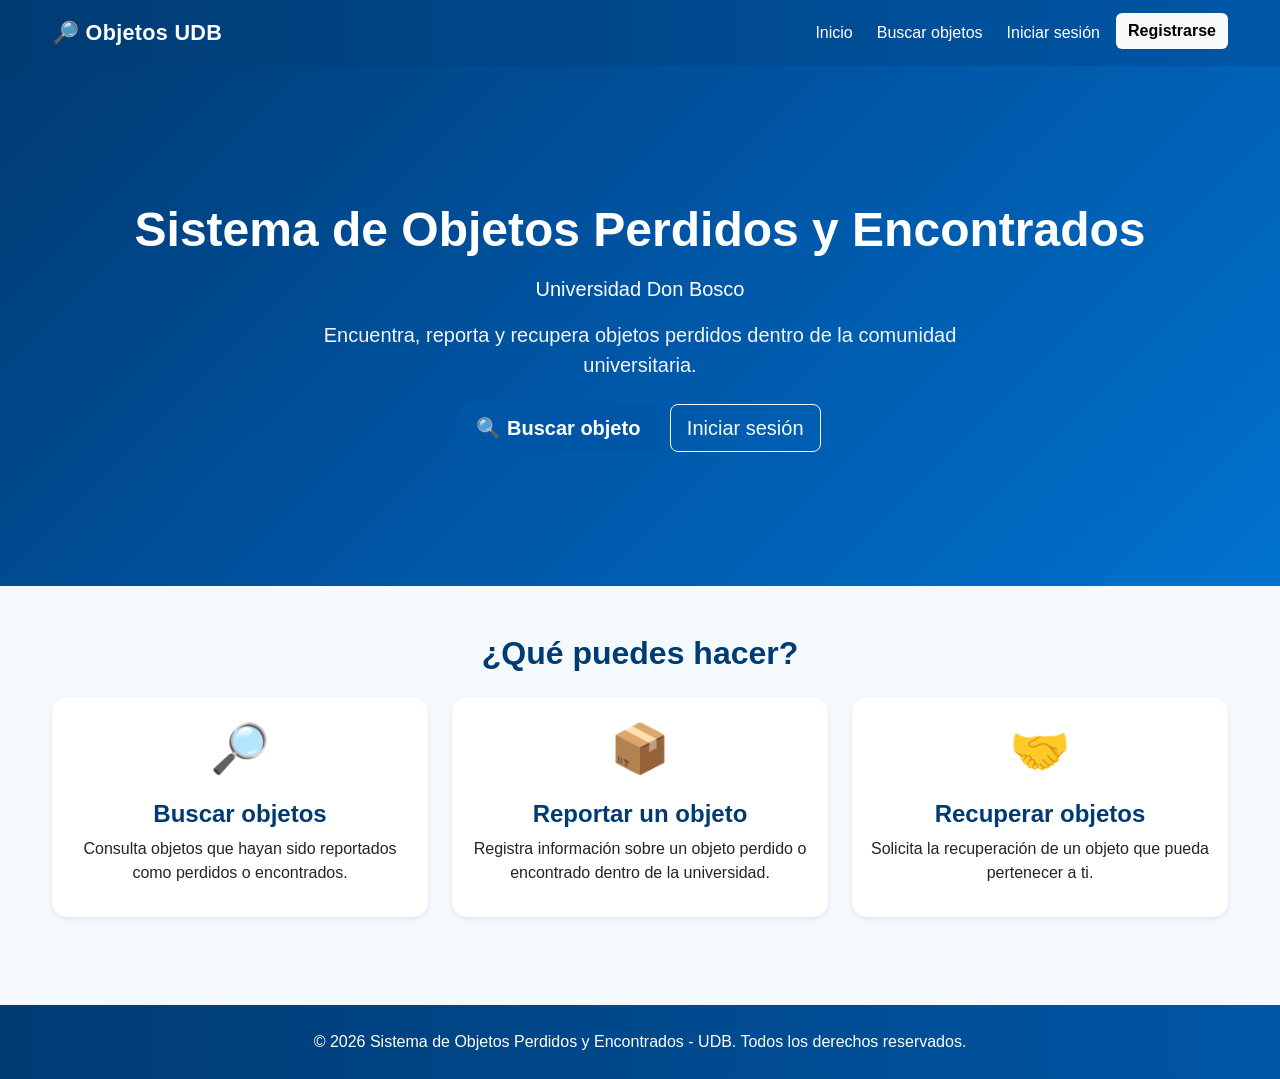
<file: index.html>
<!DOCTYPE html>
<html lang="es">
<head>
    <meta charset="UTF-8">
    <meta name="viewport" content="width=device-width, initial-scale=1.0">

    <title>Objetos Perdidos UDB</title>

    <!-- Bootstrap -->
    <link 
        href="https://cdn.jsdelivr.net/npm/bootstrap@5.3.3/dist/css/bootstrap.min.css" 
        rel="stylesheet">

    
    <link rel="stylesheet" href="css/estilos.css">
</head>

<body>

    
    <nav class="navbar navbar-expand-lg navbar-dark navbar-udb">
        <div class="container">

            <a class="navbar-brand fw-bold" href="index.html">
                🔎 Objetos UDB
            </a>

            <button 
                class="navbar-toggler" 
                type="button" 
                data-bs-toggle="collapse" 
                data-bs-target="#menu">
                <span class="navbar-toggler-icon"></span>
            </button>

            <div class="collapse navbar-collapse" id="menu">

                <ul class="navbar-nav ms-auto">

                    <li class="nav-item">
                        <a class="nav-link" href="index.html">
                            Inicio
                        </a>
                    </li>

                    <li class="nav-item">
                        <a class="nav-link" href="objetos.html">
                            Buscar objetos
                        </a>
                    </li>

                    <li class="nav-item">
                        <a class="nav-link" href="login.html">
                            Iniciar sesión
                        </a>
                    </li>

                    <li class="nav-item">
                        <a class="btn btn-light ms-lg-2" href="registro.html">
                            Registrarse
                        </a>
                    </li>

                </ul>

            </div>
        </div>
    </nav>


    
    <section class="hero">

        <div class="container text-center">

            <h1>
                Sistema de Objetos Perdidos y Encontrados
            </h1>

            <p>
                Universidad Don Bosco
            </p>

            <p class="hero-text">
                Encuentra, reporta y recupera objetos perdidos dentro
                de la comunidad universitaria.
            </p>

            <div class="mt-4">

                <a href="objetos.html" class="btn btn-primary btn-lg me-2">
                    🔍 Buscar objeto
                </a>

                <a href="login.html" class="btn btn-outline-light btn-lg">
                    Iniciar sesión
                </a>

            </div>

        </div>

    </section>


   
    <section class="container py-5">

        <h2 class="text-center mb-4">
            ¿Qué puedes hacer?
        </h2>

        <div class="row g-4">

            <div class="col-md-4">

                <div class="card h-100 shadow-sm">

                    <div class="card-body text-center">

                        <div class="icono">
                            🔎
                        </div>

                        <h4>
                            Buscar objetos
                        </h4>

                        <p>
                            Consulta objetos que hayan sido reportados
                            como perdidos o encontrados.
                        </p>

                    </div>

                </div>

            </div>


            <div class="col-md-4">

                <div class="card h-100 shadow-sm">

                    <div class="card-body text-center">

                        <div class="icono">
                            📦
                        </div>

                        <h4>
                            Reportar un objeto
                        </h4>

                        <p>
                            Registra información sobre un objeto perdido
                            o encontrado dentro de la universidad.
                        </p>

                    </div>

                </div>

            </div>


            <div class="col-md-4">

                <div class="card h-100 shadow-sm">

                    <div class="card-body text-center">

                        <div class="icono">
                            🤝
                        </div>

                        <h4>
                            Recuperar objetos
                        </h4>

                        <p>
                            Solicita la recuperación de un objeto
                            que pueda pertenecer a ti.
                        </p>

                    </div>

                </div>

            </div>

        </div>

    </section>


    
    <footer class="footer">

        <div class="container text-center">

            <p class="mb-0">
                © 2026 Sistema de Objetos Perdidos y Encontrados - UDB. Todos los derechos reservados.
            </p>

        </div>

    </footer>


    
    <script 
        src="https://cdn.jsdelivr.net/npm/bootstrap@5.3.3/dist/js/bootstrap.bundle.min.js">
    </script>

</body>
</html>
</file>
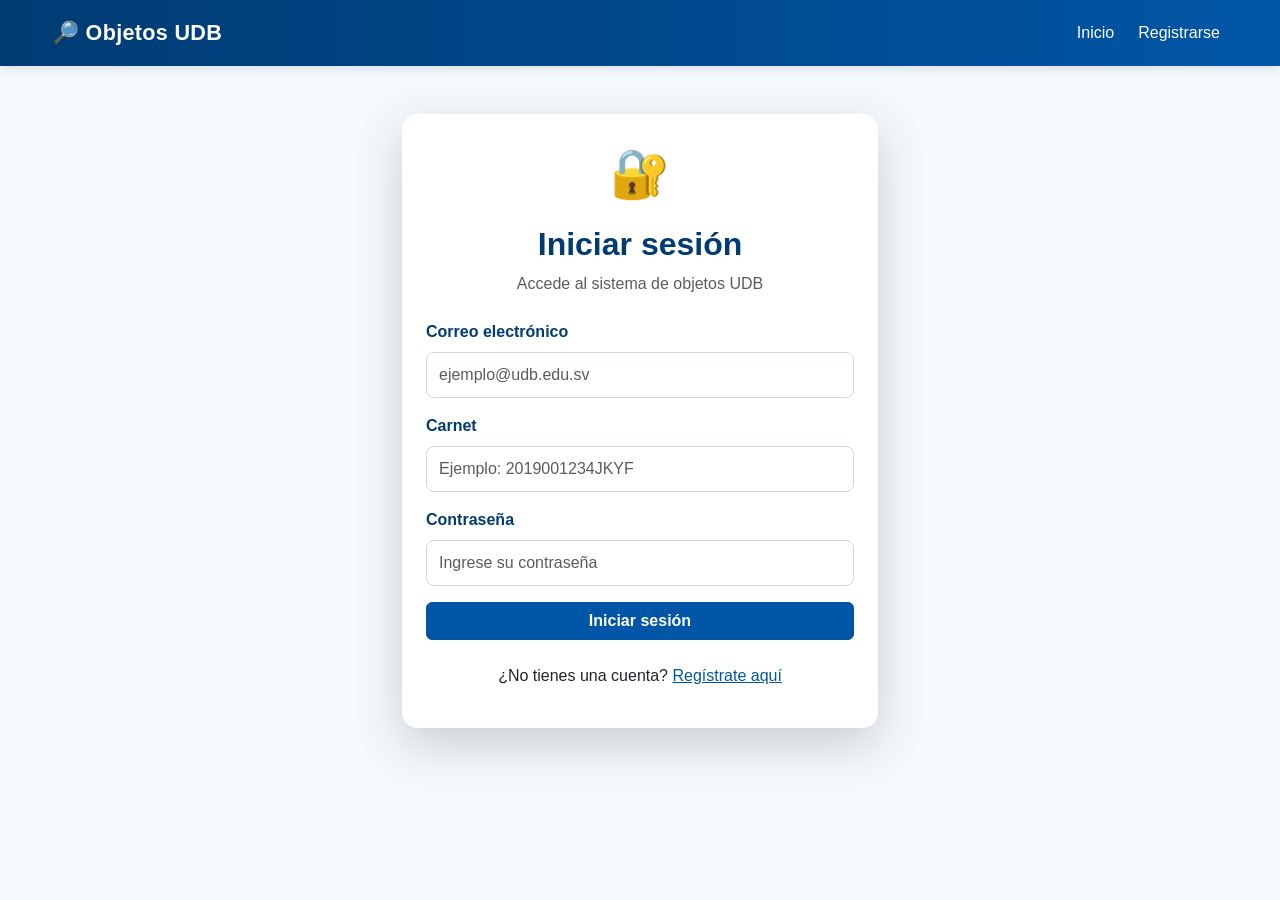
<file: dashboard.html>
<!DOCTYPE html>
<html lang="es">

<head>

    <meta charset="UTF-8">

    <meta name="viewport" content="width=device-width, initial-scale=1.0">

    <title>Dashboard - Objetos UDB</title>


    <!-- Bootstrap -->

    <link
        href="https://cdn.jsdelivr.net/npm/bootstrap@5.3.3/dist/css/bootstrap.min.css"
        rel="stylesheet">


    <!-- CSS del proyecto -->

    <link
        rel="stylesheet"
        href="css/estilos.css">

</head>


<body>


<!-- ==========================================
     NAVBAR
========================================== -->

<nav class="navbar navbar-expand-lg navbar-dark navbar-udb">

    <div class="container">


        <a
            class="navbar-brand fw-bold"
            href="dashboard.html">

            🔎 Objetos UDB

        </a>


        <button
            class="navbar-toggler"
            type="button"
            data-bs-toggle="collapse"
            data-bs-target="#menu">

            <span class="navbar-toggler-icon"></span>

        </button>


        <div
            class="collapse navbar-collapse"
            id="menu">


            <ul class="navbar-nav ms-auto">


                <li class="nav-item">

                    <a
                        class="nav-link active"
                        href="dashboard.html">

                        Inicio

                    </a>

                </li>


                <li class="nav-item">

                    <a
                        class="nav-link"
                        href="objetos.html">

                        Buscar objetos

                    </a>

                </li>


                <li class="nav-item">

                    <a
                        class="nav-link"
                        href="publicar.html">

                        Publicar objeto

                    </a>

                </li>


                <li class="nav-item">

                    <a
                        class="nav-link"
                        href="solicitudes.html">

                        Solicitudes

                    </a>

                </li>


                <li class="nav-item">

                    <button
                        class="btn btn-light ms-lg-2"
                        onclick="cerrarSesion()">

                        Cerrar sesión

                    </button>

                </li>


            </ul>

        </div>

    </div>

</nav>



<!-- ==========================================
     CONTENIDO PRINCIPAL
========================================== -->

<main class="container py-5">


    <!-- BIENVENIDA -->

    <div class="mb-5">

        <h1>

            ¡Bienvenido/a,
            <span id="nombreUsuario">
                Usuario
            </span>! 👋

        </h1>


        <p class="text-muted">

            Este es tu panel principal del Sistema de
            Objetos Perdidos y Encontrados de la UDB.

        </p>

    </div>



    <!-- ==========================================
         TARJETAS DE INFORMACIÓN
    ========================================== -->

    <div class="row g-4 mb-5">


        <!-- OBJETOS PERDIDOS -->

        <div class="col-md-6 col-lg-3">

            <div class="card dashboard-card shadow-sm h-100">

                <div class="card-body text-center">

                    <div class="dashboard-icon">
                        🔍
                    </div>

                    <h5>
                        Objetos perdidos
                    </h5>

                    <h2 id="totalPerdidos">
                        0
                    </h2>

                    <p class="text-muted">
                        Reportados
                    </p>

                </div>

            </div>

        </div>



        <!-- OBJETOS ENCONTRADOS -->

        <div class="col-md-6 col-lg-3">

            <div class="card dashboard-card shadow-sm h-100">

                <div class="card-body text-center">

                    <div class="dashboard-icon">
                        📦
                    </div>

                    <h5>
                        Objetos encontrados
                    </h5>

                    <h2 id="totalEncontrados">
                        0
                    </h2>

                    <p class="text-muted">
                        Registrados
                    </p>

                </div>

            </div>

        </div>



        <!-- MIS PUBLICACIONES -->

        <div class="col-md-6 col-lg-3">

            <div class="card dashboard-card shadow-sm h-100">

                <div class="card-body text-center">

                    <div class="dashboard-icon">
                        📋
                    </div>

                    <h5>
                        Mis publicaciones
                    </h5>

                    <h2 id="misPublicaciones">
                        0
                    </h2>

                    <p class="text-muted">
                        Registradas por mí
                    </p>

                </div>

            </div>

        </div>



        <!-- SOLICITUDES -->

        <div class="col-md-6 col-lg-3">

            <div class="card dashboard-card shadow-sm h-100">

                <div class="card-body text-center">

                    <div class="dashboard-icon">
                        🤝
                    </div>

                    <h5>
                        Solicitudes
                    </h5>

                    <h2 id="totalSolicitudes">
                        0
                    </h2>

                    <p class="text-muted">
                        Pendientes
                    </p>

                </div>

            </div>

        </div>


    </div>



    <!-- ==========================================
         ACCIONES RÁPIDAS
    ========================================== -->

    <section class="mb-5">

        <h2 class="mb-4">
            Acciones rápidas
        </h2>


        <div class="row g-4">


            <div class="col-md-4">

                <div class="card shadow-sm h-100">

                    <div class="card-body text-center">

                        <div class="icono">
                            📦
                        </div>

                        <h4>
                            Publicar objeto
                        </h4>

                        <p class="text-muted">

                            Registra un objeto perdido
                            o encontrado.

                        </p>


                        <a
                            href="publicar.html"
                            class="btn btn-primary">

                            Publicar

                        </a>

                    </div>

                </div>

            </div>



            <div class="col-md-4">

                <div class="card shadow-sm h-100">

                    <div class="card-body text-center">

                        <div class="icono">
                            🔎
                        </div>

                        <h4>
                            Buscar objeto
                        </h4>

                        <p class="text-muted">

                            Busca objetos reportados
                            dentro de la universidad.

                        </p>


                        <a
                            href="objetos.html"
                            class="btn btn-primary">

                            Buscar

                        </a>

                    </div>

                </div>

            </div>



            <div class="col-md-4">

                <div class="card shadow-sm h-100">

                    <div class="card-body text-center">

                        <div class="icono">
                            🤝
                        </div>

                        <h4>
                            Mis solicitudes
                        </h4>

                        <p class="text-muted">

                            Consulta las solicitudes
                            de recuperación.

                        </p>


                        <a
                            href="solicitudes.html"
                            class="btn btn-primary">

                            Ver solicitudes

                        </a>

                    </div>

                </div>

            </div>


        </div>

    </section>



    <!-- ==========================================
         OBJETOS RECIENTES
    ========================================== -->

    <section>

        <h2 class="mb-4">
            Objetos recientes
        </h2>


        <div
            id="objetosRecientes"
            class="row g-4">


            <div class="col-12">

                <div class="alert alert-info">

                    Todavía no hay objetos registrados.

                </div>

            </div>


        </div>

    </section>


</main>



<!-- ==========================================
     FOOTER
========================================== -->

<footer class="footer">

    <div class="container text-center">

        <p class="mb-0">

            © 2026 Sistema de Objetos Perdidos
            y Encontrados - UDB

        </p>

    </div>

</footer>



<!-- ==========================================
     JAVASCRIPT
========================================== -->

<script src="js/auth.js"></script>

<script src="js/dashboard.js"></script>


<script
    src="https://cdn.jsdelivr.net/npm/bootstrap@5.3.3/dist/js/bootstrap.bundle.min.js">
</script>


</body>

</html>
</file>
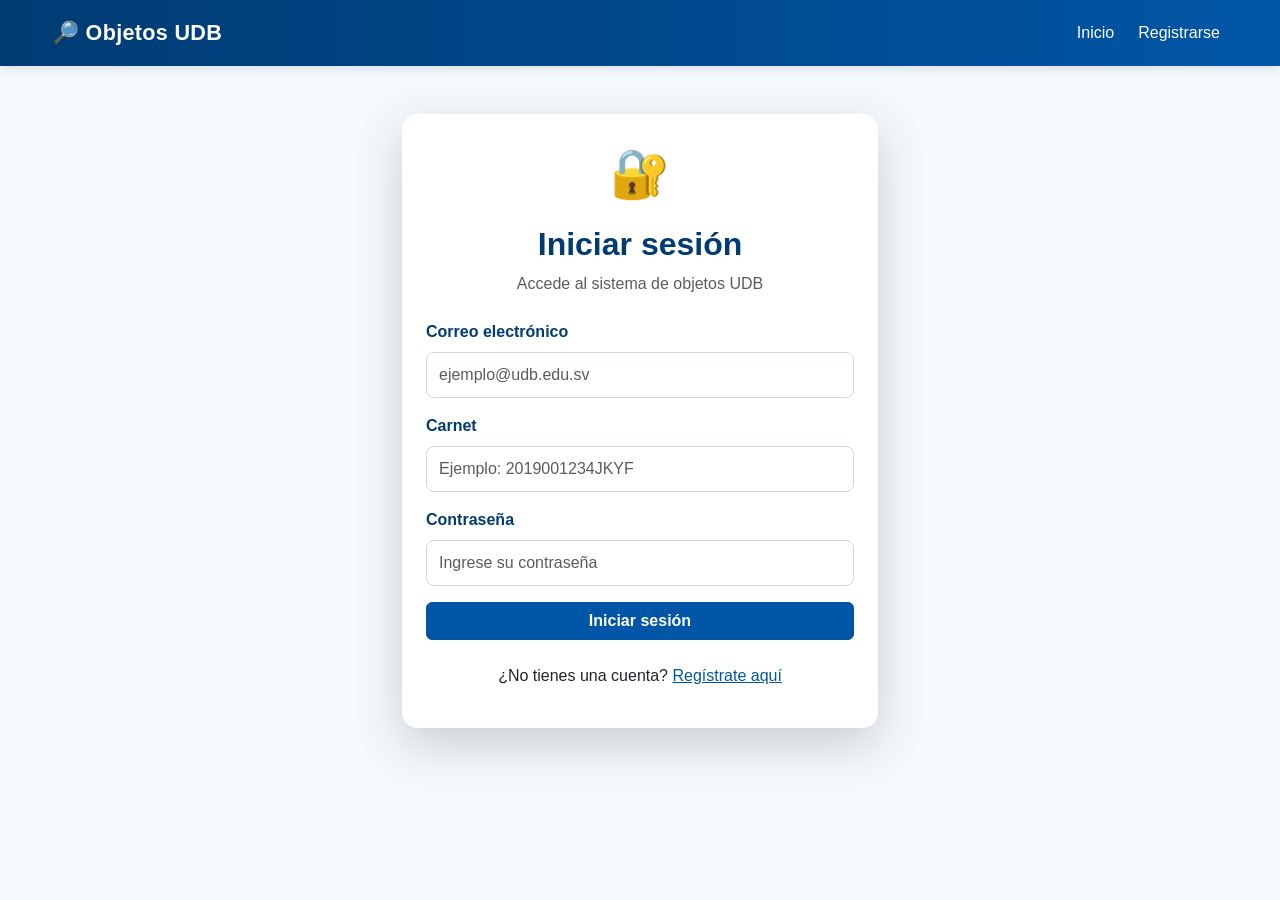
<file: login.html>
<!DOCTYPE html>
<html lang="es">

<head>

    <meta charset="UTF-8">

    <meta name="viewport" content="width=device-width, initial-scale=1.0">

    <title>Iniciar sesión - Objetos UDB</title>

    <link
        href="https://cdn.jsdelivr.net/npm/bootstrap@5.3.3/dist/css/bootstrap.min.css"
        rel="stylesheet">

    <link rel="stylesheet" href="css/estilos.css">

</head>


<body>


<!-- NAVBAR -->

<nav class="navbar navbar-expand-lg navbar-dark navbar-udb">

    <div class="container">

        <a class="navbar-brand fw-bold" href="index.html">
            🔎 Objetos UDB
        </a>

        <button
            class="navbar-toggler"
            type="button"
            data-bs-toggle="collapse"
            data-bs-target="#menu">

            <span class="navbar-toggler-icon"></span>

        </button>


        <div class="collapse navbar-collapse" id="menu">

            <ul class="navbar-nav ms-auto">

                <li class="nav-item">

                    <a class="nav-link" href="index.html">
                        Inicio
                    </a>

                </li>

                <li class="nav-item">

                    <a class="nav-link" href="registro.html">
                        Registrarse
                    </a>

                </li>

            </ul>

        </div>

    </div>

</nav>



<!-- LOGIN -->

<main class="container py-5">

    <div class="row justify-content-center">

        <div class="col-md-6 col-lg-5">

            <div class="card shadow-lg">

                <div class="card-body p-4">

                    <div class="text-center mb-4">

                        <div class="icono">
                            🔐
                        </div>

                        <h2>
                            Iniciar sesión
                        </h2>

                        <p class="text-muted">
                            Accede al sistema de objetos UDB
                        </p>

                    </div>


                

                    <div
                        id="mensajeError"
                        class="alert alert-danger d-none">
                    </div>


                    <form id="formLogin">


                       

                        <div class="mb-3">

                            <label
                                for="correo"
                                class="form-label">

                                Correo electrónico

                            </label>

                            <input
                                type="email"
                                class="form-control"
                                id="correo"
                                placeholder="ejemplo@udb.edu.sv">

                        </div>

                        <div class="mb-3">

                            <label
                                for="carnet"
                                class="form-label">

                                Carnet

                            </label>

                            <input
                                type="text"
                                class="form-control"
                                id="carnet"
                                placeholder="Ejemplo: 2019001234JKYF">

                        </div>

                        

                        <div class="mb-3">

                            <label
                                for="password"
                                class="form-label">

                                Contraseña

                            </label>

                            <input
                                type="password"
                                class="form-control"
                                id="password"
                                placeholder="Ingrese su contraseña">

                        </div>


                        <button
                            type="submit"
                            class="btn btn-primary w-100">

                            Iniciar sesión

                        </button>


                    </form>


                    <div class="text-center mt-4">

                        <p>
                            ¿No tienes una cuenta?
                            <a href="registro.html">
                                Regístrate aquí
                            </a>
                        </p>

                    </div>

                </div>

            </div>

        </div>

    </div>

</main>



<script src="js/auth.js"></script>

<script src="js/validaciones.js"></script>


<script>

document
    .getElementById("formLogin")
    .addEventListener("submit", function(event) {

        event.preventDefault();


        const correo =
            document.getElementById("correo").value.trim();

        const carnet =
            document.getElementById("carnet").value.trim();

        const password =
            document.getElementById("password").value;


        const mensaje =
            document.getElementById("mensajeError");


        ocultarError(mensaje);


        // Valida correo

        if (!validarCampo(correo)) {

            mostrarError(
                mensaje,
                "Por favor ingresa tu correo."
            );

            return;
        }


        if (!validarCorreo(correo)) {

            mostrarError(
                mensaje,
                "Ingresa un correo electrónico válido."
            );

            return;
        }


        // Valida carnet

        if (!validarCampo(carnet)) {

            mostrarError(
                mensaje,
                "Por favor ingresa tu carnet estudiantil."
            );

            return;
        }


        // Valida contraseña

        if (!validarCampo(password)) {

            mostrarError(
                mensaje,
                "Por favor ingresa tu contraseña."
            );

            return;
        }


       

        // Intentar iniciar sesión

        const resultado =
           iniciarSesion(
            carnet,
            correo,
            password
        );


if (!resultado.correcto) {

    mostrarError(
        mensaje,
        resultado.mensaje
    );

    return;
    }

        // Redireccionar del rol

        if (resultado.usuario.rol === "admin") {

            window.location.href = "admin.html";

        } else {

            window.location.href = "dashboard.html";

        }

    });

</script>


<script
    src="https://cdn.jsdelivr.net/npm/bootstrap@5.3.3/dist/js/bootstrap.bundle.min.js">
</script>

</body>

</html>
</file>
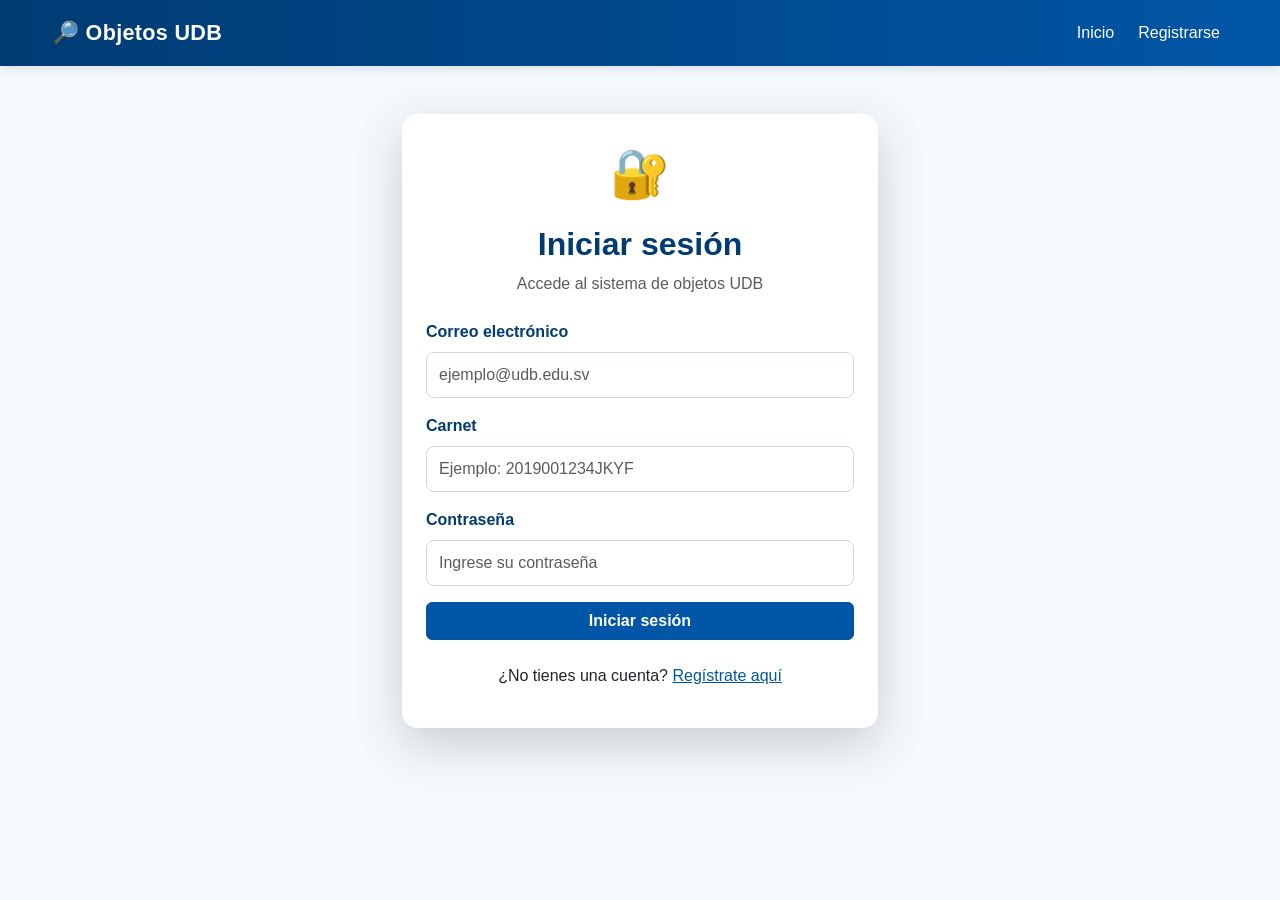
<file: objetos.html>
<!DOCTYPE html>
<html lang="es">
<head>
    <meta charset="UTF-8">
    <meta name="viewport" content="width=device-width, initial-scale=1.0">

    <title>Buscar objetos | Objetos UDB</title>

    <link
        href="https://cdn.jsdelivr.net/npm/bootstrap@5.3.3/dist/css/bootstrap.min.css"
        rel="stylesheet"
    >

    <link rel="stylesheet" href="css/estilos.css">
</head>

<body>

<!-- NAVBAR -->
<nav class="navbar navbar-expand-lg navbar-udb">
    <div class="container">

        <a class="navbar-brand" href="dashboard.html">
            🔎 Objetos UDB
        </a>

        <button
            class="navbar-toggler"
            type="button"
            data-bs-toggle="collapse"
            data-bs-target="#menuPrincipal"
            aria-controls="menuPrincipal"
            aria-expanded="false"
            aria-label="Mostrar menú"
        >
            <span class="navbar-toggler-icon"></span>
        </button>

        <div class="collapse navbar-collapse" id="menuPrincipal">

            <ul class="navbar-nav ms-auto align-items-lg-center">

                <li class="nav-item">
                    <a class="nav-link" href="dashboard.html">
                        Inicio
                    </a>
                </li>

                <li class="nav-item">
                    <a class="nav-link active" href="objetos.html">
                        Buscar objetos
                    </a>
                </li>

                <li class="nav-item">
                    <a class="nav-link" href="publicar.html">
                        Publicar objeto
                    </a>
                </li>

                <li class="nav-item">
                    <a class="nav-link" href="solicitudes.html">
                        Solicitudes
                    </a>
                </li>

                <li class="nav-item ms-lg-2 mt-2 mt-lg-0">
                    <button
                        class="btn btn-light btn-sm"
                        onclick="cerrarSesion()"
                    >
                        Cerrar sesión
                    </button>
                </li>

            </ul>

        </div>
    </div>
</nav>


<!-- CONTENIDO PRINCIPAL -->
<main class="container py-5">

    <!-- ENCABEZADO -->
    <div class="mb-4">
        <h1>Buscar objetos</h1>

        <p class="text-muted mb-0">
            Consulta objetos perdidos y encontrados registrados
            en la Universidad Don Bosco.
        </p>
    </div>


    <!-- FILTROS -->
    <section class="card p-4 mb-4">

        <div class="d-flex justify-content-between align-items-center mb-3">
            <div>
                <h4 class="mb-1">Filtros de búsqueda</h4>
                <p class="text-muted mb-0">
                    Utiliza los filtros para encontrar un objeto.
                </p>
            </div>

            <button
                type="button"
                class="btn btn-outline-primary"
                id="btnLimpiar"
            >
                Limpiar filtros
            </button>
        </div>


        <div class="row g-3">

            <!-- BUSCAR -->
            <div class="col-12 col-lg-6">

                <label for="buscar" class="form-label">
                    Buscar
                </label>

                <input
                    type="search"
                    id="buscar"
                    class="form-control"
                    placeholder="Nombre o descripción del objeto..."
                >

            </div>


            <!-- CATEGORÍA -->
            <div class="col-12 col-md-6 col-lg-3">

                <label for="filtroCategoria" class="form-label">
                    Categoría
                </label>

                <select
                    id="filtroCategoria"
                    class="form-select"
                >
                    <option value="">Todas</option>
                    <option value="Electrónica">Electrónica</option>
                    <option value="Documentos">Documentos</option>
                    <option value="Accesorios">Accesorios</option>
                    <option value="Ropa">Ropa</option>
                    <option value="Útiles">Útiles</option>
                    <option value="Otros">Otros</option>
                </select>

            </div>


            <!-- ESTADO -->
            <div class="col-12 col-md-6 col-lg-3">

                <label for="filtroEstado" class="form-label">
                    Estado
                </label>

                <select
                    id="filtroEstado"
                    class="form-select"
                >
                    <option value="">Todos</option>
                    <option value="Perdido">Perdido</option>
                    <option value="Encontrado">Encontrado</option>
                </select>

            </div>


            <!-- UBICACIÓN -->
            <div class="col-12 col-md-6">

                <label for="filtroUbicacion" class="form-label">
                    Ubicación
                </label>

                <input
                    type="text"
                    id="filtroUbicacion"
                    class="form-control"
                    placeholder="Ej. Biblioteca, cafetería..."
                >

            </div>


            <!-- FECHA -->
            <div class="col-12 col-md-6">

                <label for="filtroFecha" class="form-label">
                    Fecha
                </label>

                <input
                    type="date"
                    id="filtroFecha"
                    class="form-control"
                >

            </div>

        </div>

    </section>


    <!-- RESULTADOS -->
    <section>

        <div class="d-flex justify-content-between align-items-center mb-3">

            <div>
                <h4 class="mb-0">
                    Objetos registrados
                </h4>

                <small class="text-muted" id="contadorResultados">
                    0 resultados
                </small>
            </div>

        </div>


        <!-- POSIBLES COINCIDENCIAS -->
        <div
            id="alertaCoincidencias"
            class="alert alert-info d-none"
        >
        </div>


        <!-- CONTENEDOR -->
        <div
            id="contenedorObjetos"
            class="row g-4"
        >
        </div>


        <!-- SIN RESULTADOS -->
        <div
            id="sinResultados"
            class="empty-state text-center p-5 d-none"
        >

            <div class="display-4 mb-3">
                🔍
            </div>

            <h4>
                No se encontraron objetos
            </h4>

            <p class="text-muted mb-0">
                Intenta cambiar los filtros o realizar otra búsqueda.
            </p>

        </div>

    </section>

</main>


<!-- FOOTER -->
<footer class="footer text-center">
    <p>
        Sistema de Objetos Perdidos y Encontrados -
        Universidad Don Bosco
    </p>
</footer>


<!-- MODAL EDITAR -->
<div
    class="modal fade"
    id="modalEditar"
    tabindex="-1"
    aria-hidden="true"
>
    <div class="modal-dialog modal-lg">

        <div class="modal-content">

            <div class="modal-header">

                <h5 class="modal-title">
                    Editar objeto
                </h5>

                <button
                    type="button"
                    class="btn-close"
                    data-bs-dismiss="modal"
                    aria-label="Cerrar"
                ></button>

            </div>


            <form id="formEditar">

                <div class="modal-body">

                    <input
                        type="hidden"
                        id="editarId"
                    >


                    <div class="row g-3">

                        <div class="col-md-6">

                            <label
                                for="editarNombre"
                                class="form-label"
                            >
                                Nombre del objeto
                            </label>

                            <input
                                type="text"
                                id="editarNombre"
                                class="form-control"
                                required
                            >

                        </div>


                        <div class="col-md-6">

                            <label
                                for="editarCategoria"
                                class="form-label"
                            >
                                Categoría
                            </label>

                            <select
                                id="editarCategoria"
                                class="form-select"
                                required
                            >
                                <option value="">Seleccione</option>
                                <option value="Electrónica">Electrónica</option>
                                <option value="Documentos">Documentos</option>
                                <option value="Accesorios">Accesorios</option>
                                <option value="Ropa">Ropa</option>
                                <option value="Útiles">Útiles</option>
                                <option value="Otros">Otros</option>
                            </select>

                        </div>


                        <div class="col-12">

                            <label
                                for="editarDescripcion"
                                class="form-label"
                            >
                                Descripción
                            </label>

                            <textarea
                                id="editarDescripcion"
                                class="form-control"
                                rows="3"
                                required
                            ></textarea>

                        </div>


                        <div class="col-md-6">

                            <label
                                for="editarUbicacion"
                                class="form-label"
                            >
                                Ubicación
                            </label>

                            <input
                                type="text"
                                id="editarUbicacion"
                                class="form-control"
                                required
                            >

                        </div>


                        <div class="col-md-3">

                            <label
                                for="editarFecha"
                                class="form-label"
                            >
                                Fecha
                            </label>

                            <input
                                type="date"
                                id="editarFecha"
                                class="form-control"
                                required
                            >

                        </div>


                        <div class="col-md-3">

                            <label
                                for="editarEstado"
                                class="form-label"
                            >
                                Estado
                            </label>

                            <select
                                id="editarEstado"
                                class="form-select"
                                required
                            >
                                <option value="Perdido">
                                    Perdido
                                </option>

                                <option value="Encontrado">
                                    Encontrado
                                </option>
                            </select>

                        </div>

                    </div>


                    <div
                        id="mensajeEditar"
                        class="mt-3"
                    ></div>

                </div>


                <div class="modal-footer">

                    <button
                        type="button"
                        class="btn btn-secondary"
                        data-bs-dismiss="modal"
                    >
                        Cancelar
                    </button>

                    <button
                        type="submit"
                        class="btn btn-primary"
                    >
                        Guardar cambios
                    </button>

                </div>

            </form>

        </div>

    </div>
</div>


<script src="https://cdn.jsdelivr.net/npm/bootstrap@5.3.3/dist/js/bootstrap.bundle.min.js"></script>

<script src="js/auth.js"></script>
<script src="js/objetos.js"></script>

</body>
</html>
</file>
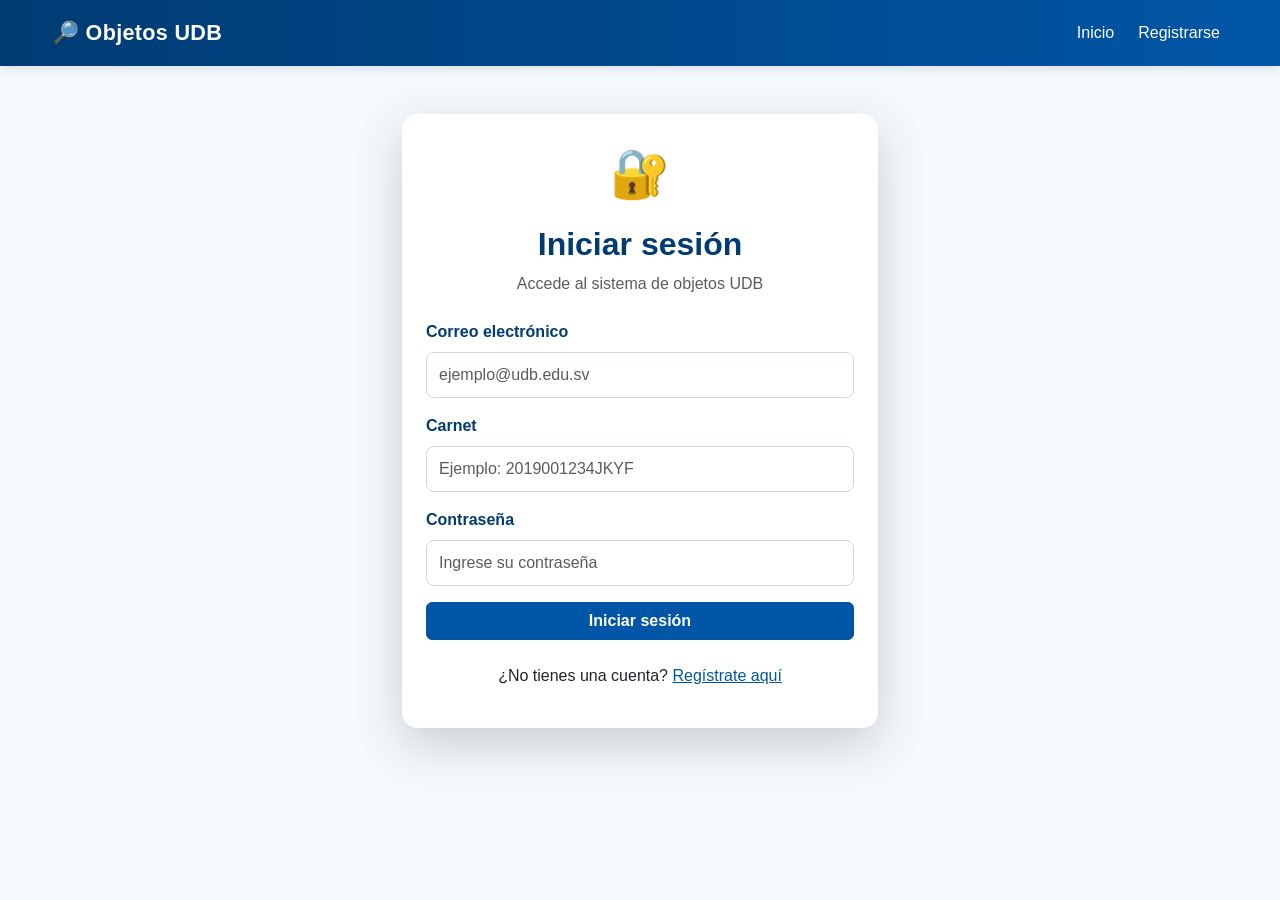
<file: publicar.html>
<!DOCTYPE html>
<html lang="es">

<head>

    <meta charset="UTF-8">

    <meta name="viewport" content="width=device-width, initial-scale=1.0">

    <title>Publicar objeto - Objetos UDB</title>

    <link
        href="https://cdn.jsdelivr.net/npm/bootstrap@5.3.3/dist/css/bootstrap.min.css"
        rel="stylesheet">

    <link rel="stylesheet" href="css/estilos.css">

</head>


<body>


<nav class="navbar navbar-expand-lg navbar-dark navbar-udb">

    <div class="container">

        <a
            class="navbar-brand fw-bold"
            href="dashboard.html">

            🔎 Objetos UDB

        </a>

        <button
            class="navbar-toggler"
            type="button"
            data-bs-toggle="collapse"
            data-bs-target="#menu">

            <span class="navbar-toggler-icon"></span>

        </button>


        <div
            class="collapse navbar-collapse"
            id="menu">

            <ul class="navbar-nav ms-auto">

                <li class="nav-item">

                    <a
                        class="nav-link"
                        href="dashboard.html">

                        Dashboard

                    </a>

                </li>

                <li class="nav-item">

                    <a
                        class="nav-link"
                        href="objetos.html">

                        Buscar objetos

                    </a>

                </li>

                <li class="nav-item">

                    <button
                        class="btn btn-light ms-lg-2"
                        onclick="cerrarSesion()">

                        Cerrar sesión

                    </button>

                </li>

            </ul>

        </div>

    </div>

</nav>



<main class="container py-5">

    <div class="row justify-content-center">

        <div class="col-lg-8">

            <div class="card shadow-lg">

                <div class="card-body p-4">

                    <h2 class="text-center mb-2">
                        📦 Registrar objeto
                    </h2>

                    <p class="text-center text-muted mb-4">

                        Reporta un objeto perdido o encontrado

                    </p>


                    <div
                        id="mensaje"
                        class="alert d-none">
                    </div>


                    <form id="formPublicar">


                        <div class="mb-3">

                            <label
                                class="form-label"
                                for="nombreObjeto">

                                Nombre del objeto

                            </label>

                            <input
                                type="text"
                                id="nombreObjeto"
                                class="form-control"
                                placeholder="Ejemplo: Celular Samsung">

                        </div>


                        <div class="mb-3">

                            <label
                                class="form-label"
                                for="categoria">

                                Categoría

                            </label>

                            <select
                                id="categoria"
                                class="form-select">

                                <option value="">
                                    Seleccione una categoría
                                </option>

                                <option value="Electrónico">
                                    Electrónico
                                </option>

                                <option value="Documentos">
                                    Documentos
                                </option>

                                <option value="Accesorios">
                                    Accesorios
                                </option>

                                <option value="Ropa">
                                    Ropa
                                </option>

                                <option value="Llaves">
                                    Llaves
                                </option>

                                <option value="Otros">
                                    Otros
                                </option>

                            </select>

                        </div>


                        <div class="mb-3">

                            <label
                                class="form-label"
                                for="descripcion">

                                Descripción

                            </label>

                            <textarea
                                id="descripcion"
                                class="form-control"
                                rows="4"
                                placeholder="Describe el objeto...">
                            </textarea>

                        </div>


                        <div class="mb-3">

                            <label
                                class="form-label"
                                for="ubicacion">

                                Lugar donde se perdió/encontró

                            </label>

                            <input
                                type="text"
                                id="ubicacion"
                                class="form-control"
                                placeholder="Ejemplo: Biblioteca UDB">

                        </div>


                        <div class="mb-3">

                            <label
                                class="form-label"
                                for="fecha">

                                Fecha

                            </label>

                            <input
                                type="date"
                                id="fecha"
                                class="form-control">

                        </div>


                        <div class="mb-4">

                            <label
                                class="form-label"
                                for="estado">

                                Estado

                            </label>

                            <select
                                id="estado"
                                class="form-select">

                                <option value="">
                                    Seleccione
                                </option>

                                <option value="Perdido">
                                    Perdido
                                </option>

                                <option value="Encontrado">
                                    Encontrado
                                </option>

                            </select>

                        </div>


                        <button
                            type="submit"
                            class="btn btn-primary w-100">

                            📦 Registrar objeto

                        </button>


                    </form>

                </div>

            </div>

        </div>

    </div>

</main>



<script src="js/auth.js"></script>
<script src="js/publicar.js"></script>


<script
    src="https://cdn.jsdelivr.net/npm/bootstrap@5.3.3/dist/js/bootstrap.bundle.min.js">
</script>

</body>

</html>
</file>
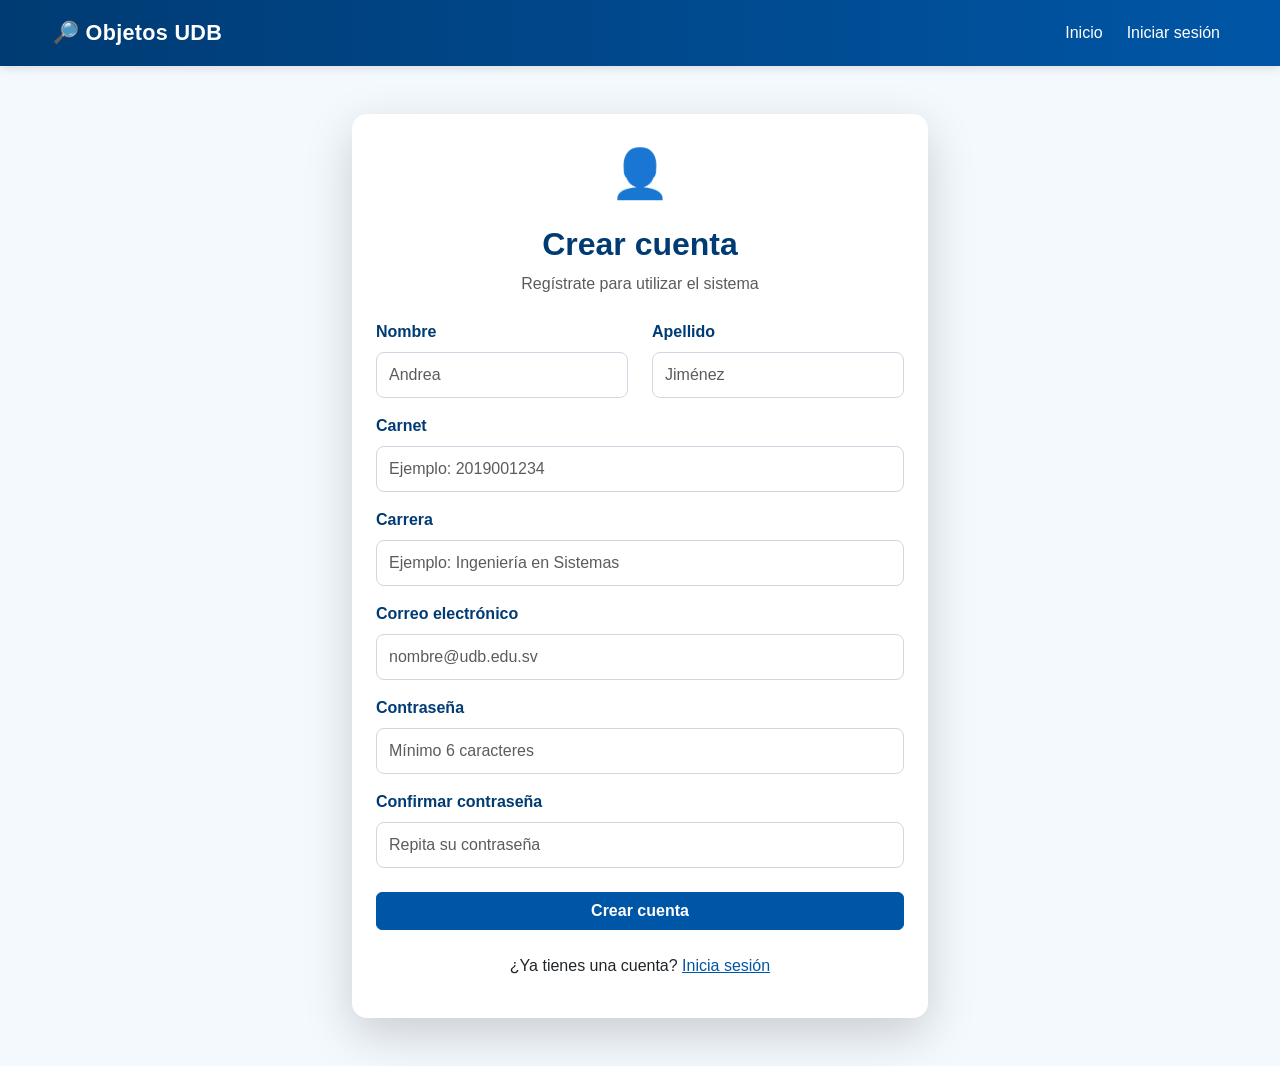
<file: registro.html>
<!DOCTYPE html>
<html lang="es">

<head>

    <meta charset="UTF-8">

    <meta name="viewport" content="width=device-width, initial-scale=1.0">

    <title>Registro - Objetos UDB</title>

    <link
        href="https://cdn.jsdelivr.net/npm/bootstrap@5.3.3/dist/css/bootstrap.min.css"
        rel="stylesheet">

    <link rel="stylesheet" href="css/estilos.css">

</head>


<body>


<nav class="navbar navbar-expand-lg navbar-dark navbar-udb">

    <div class="container">

        <a
            class="navbar-brand fw-bold"
            href="index.html">

            🔎 Objetos UDB

        </a>

        <button
            class="navbar-toggler"
            type="button"
            data-bs-toggle="collapse"
            data-bs-target="#menu">

            <span class="navbar-toggler-icon"></span>

        </button>


        <div
            class="collapse navbar-collapse"
            id="menu">

            <ul class="navbar-nav ms-auto">

                <li class="nav-item">

                    <a
                        class="nav-link"
                        href="index.html">

                        Inicio

                    </a>

                </li>

                <li class="nav-item">

                    <a
                        class="nav-link"
                        href="login.html">

                        Iniciar sesión

                    </a>

                </li>

            </ul>

        </div>

    </div>

</nav>



<main class="container py-5">

    <div class="row justify-content-center">

        <div class="col-md-7 col-lg-6">

            <div class="card shadow-lg">

                <div class="card-body p-4">


                    <div class="text-center mb-4">

                        <div class="icono">
                            👤
                        </div>

                        <h2>
                            Crear cuenta
                        </h2>

                        <p class="text-muted">
                            Regístrate para utilizar el sistema
                        </p>

                    </div>


                    <div
                        id="mensaje"
                        class="alert d-none">
                    </div>


                    <form id="formRegistro">


                        <div class="row">


                            <div class="col-md-6 mb-3">

                                <label
                                    class="form-label"
                                    for="nombre">

                                    Nombre

                                </label>

                                <input
                                    type="text"
                                    class="form-control"
                                    id="nombre"
                                    placeholder="Andrea">

                            </div>


                            <div class="col-md-6 mb-3">

                                <label
                                    class="form-label"
                                    for="apellido">

                                    Apellido

                                </label>

                                <input
                                    type="text"
                                    class="form-control"
                                    id="apellido"
                                    placeholder="Jiménez">

                            </div>

                        </div>

                        <div class="mb-3">

                            <label
                                class="form-label"
                                for="carnet">

                                Carnet

                            </label>

                            <input
                                type="text"
                                class="form-control"
                                id="carnet"
                                placeholder="Ejemplo: 2019001234">

                        </div>

                        <div class="mb-3">

                            <label
                                class="form-label"
                                for="carrera">

                                Carrera

                            </label>

                            <input
                                type="text"
                                class="form-control"
                                id="carrera"
                                placeholder="Ejemplo: Ingeniería en Sistemas">  


                        </div>



                        <div class="mb-3">

                            <label
                                class="form-label"
                                for="correo">

                                Correo electrónico

                            </label>

                            <input
                                type="email"
                                class="form-control"
                                id="correo"
                                placeholder="nombre@udb.edu.sv">

                        </div>



                        <div class="mb-3">

                            <label
                                class="form-label"
                                for="password">

                                Contraseña

                            </label>

                            <input
                                type="password"
                                class="form-control"
                                id="password"
                                placeholder="Mínimo 6 caracteres">

                        </div>



                        <div class="mb-4">

                            <label
                                class="form-label"
                                for="confirmarPassword">

                                Confirmar contraseña

                            </label>

                            <input
                                type="password"
                                class="form-control"
                                id="confirmarPassword"
                                placeholder="Repita su contraseña">

                        </div>



                        <button
                            type="submit"
                            class="btn btn-primary w-100">

                            Crear cuenta

                        </button>


                    </form>


                    <div class="text-center mt-4">

                        <p>

                            ¿Ya tienes una cuenta?

                            <a href="login.html">
                                Inicia sesión
                            </a>

                        </p>

                    </div>


                </div>

            </div>

        </div>

    </div>

</main>



<script src="js/auth.js"></script>

<script src="js/validaciones.js"></script>


<script>

document
    .getElementById("formRegistro")
    .addEventListener("submit", function(event) {

        event.preventDefault();


        const nombre =
            document.getElementById("nombre").value.trim();

        const apellido =
            document.getElementById("apellido").value.trim();

        const carnet =
            document.getElementById("carnet").value.trim();

        const carrera =
            document.getElementById("carrera").value.trim();

        const correo =
            document.getElementById("correo").value.trim();

        const password =
            document.getElementById("password").value;

        const confirmar =
            document.getElementById("confirmarPassword").value;


        const mensaje =
            document.getElementById("mensaje");


        mensaje.className =
            "alert d-none";


        // Campos obligatorios

        if (
            !nombre ||
            !apellido ||
            !carnet ||
            !carrera ||
            !correo ||
            !password ||
            !confirmar
        ) {

            mostrarError(
                mensaje,
                "Todos los campos son obligatorios."
            );

            return;
        }


        // Correo

        if (!validarCorreo(correo)) {

            mostrarError(
                mensaje,
                "Ingresa un correo electrónico válido."
            );

            return;
        }


        // Contraseña

        if (!validarPassword(password)) {

            mostrarError(
                mensaje,
                "La contraseña debe tener al menos 6 caracteres."
            );

            return;
        }


        // Confirmar contraseña

        if (password !== confirmar) {

            mostrarError(
                mensaje,
                "Las contraseñas no coinciden."
            );

            return;
        }


        // Registrar

        const resultado =
            registrarUsuario(
                nombre,
                apellido,
                carnet,
                carrera,
                correo,
                password
            );


        if (!resultado.correcto) {

            mostrarError(
                mensaje,
                resultado.mensaje
            );

            return;
        }


        // Éxito

        mensaje.className =
            "alert alert-success";

        mensaje.textContent =
            "¡Cuenta creada correctamente!";


        document
            .getElementById("formRegistro")
            .reset();


        setTimeout(function() {

            window.location.href = "login.html";

        }, 1500);

    });

</script>


<script
    src="https://cdn.jsdelivr.net/npm/bootstrap@5.3.3/dist/js/bootstrap.bundle.min.js">
</script>

</body>

</html>
</file>
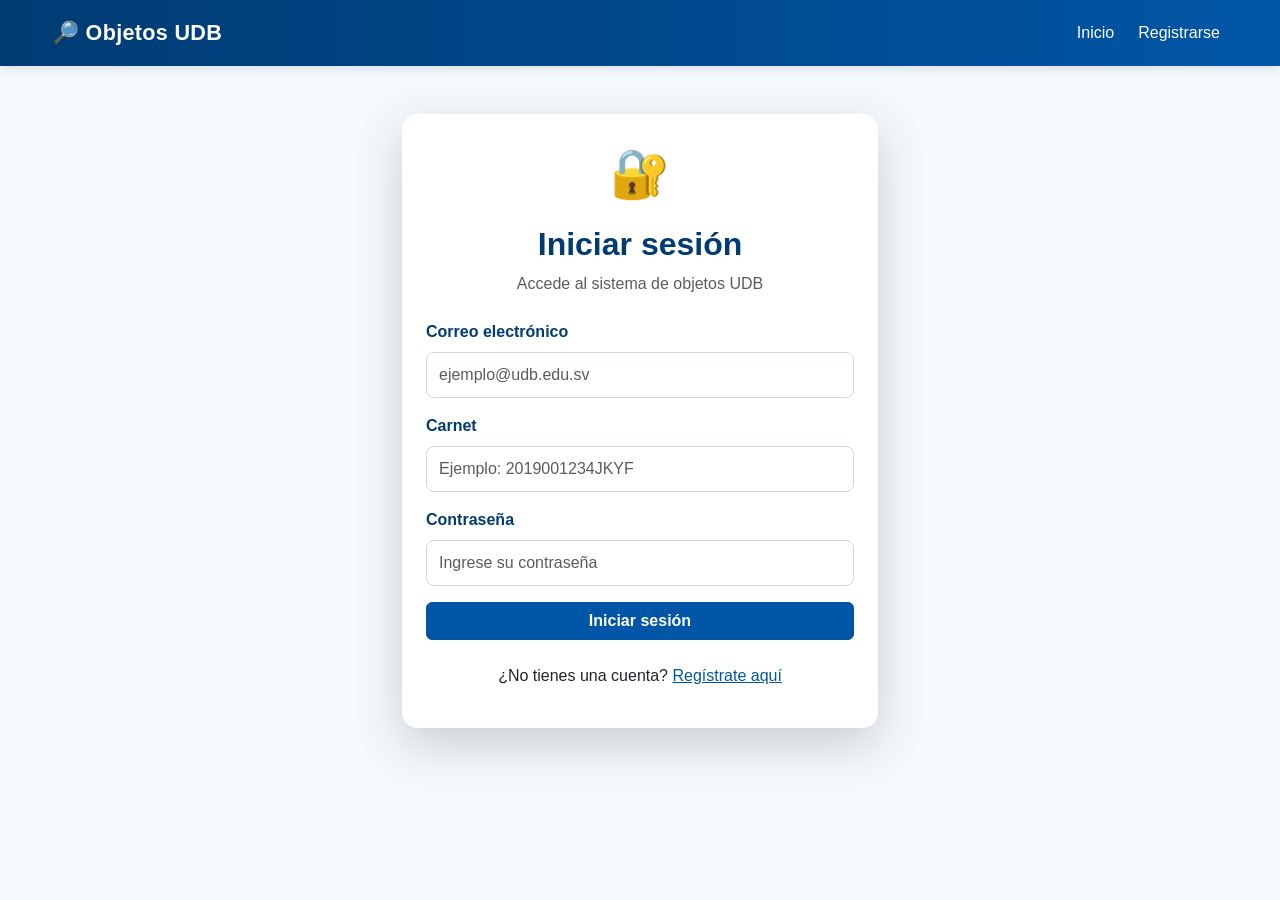
<file: solicitudes.html>
<!DOCTYPE html>
<html lang="es">
<head>
    <meta charset="UTF-8">
    <meta name="viewport" content="width=device-width, initial-scale=1.0">

    <title>Solicitudes | Objetos UDB</title>

    <link
        href="https://cdn.jsdelivr.net/npm/bootstrap@5.3.3/dist/css/bootstrap.min.css"
        rel="stylesheet"
    >

    <link rel="stylesheet" href="css/estilos.css">
</head>

<body>

<nav class="navbar navbar-expand-lg navbar-udb">

    <div class="container">

        <a class="navbar-brand" href="dashboard.html">
            🔎 Objetos UDB
        </a>

        <button
            class="navbar-toggler"
            type="button"
            data-bs-toggle="collapse"
            data-bs-target="#menuPrincipal"
        >
            <span class="navbar-toggler-icon"></span>
        </button>

        <div
            class="collapse navbar-collapse"
            id="menuPrincipal"
        >

            <ul class="navbar-nav ms-auto align-items-lg-center">

                <li class="nav-item">
                    <a
                        class="nav-link"
                        href="dashboard.html"
                    >
                        Inicio
                    </a>
                </li>

                <li class="nav-item">
                    <a
                        class="nav-link"
                        href="objetos.html"
                    >
                        Buscar objetos
                    </a>
                </li>

                <li class="nav-item">
                    <a
                        class="nav-link"
                        href="publicar.html"
                    >
                        Publicar objeto
                    </a>
                </li>

                <li class="nav-item">
                    <a
                        class="nav-link active"
                        href="solicitudes.html"
                    >
                        Solicitudes
                    </a>
                </li>

                <li class="nav-item ms-lg-2 mt-2 mt-lg-0">

                    <button
                        class="btn btn-light btn-sm"
                        onclick="cerrarSesion()"
                    >
                        Cerrar sesión
                    </button>

                </li>

            </ul>

        </div>

    </div>

</nav>


<main class="container py-5">

    <div class="mb-4">

        <h1>Solicitudes</h1>

        <p class="text-muted">
            Gestiona las solicitudes relacionadas con
            objetos perdidos y encontrados.
        </p>

    </div>


    <!-- ESTADÍSTICAS -->

    <div class="row g-3 mb-4">

        <div class="col-12 col-md-4">

            <div class="card stat-mini h-100">

                <div class="card-body">

                    <div>
                        <small class="text-muted">
                            Pendientes
                        </small>

                        <strong id="totalPendientes">
                            0
                        </strong>
                    </div>

                    <span class="fs-2">
                        ⏳
                    </span>

                </div>

            </div>

        </div>


        <div class="col-12 col-md-4">

            <div class="card stat-mini h-100">

                <div class="card-body">

                    <div>
                        <small class="text-muted">
                            Aceptadas
                        </small>

                        <strong id="totalAceptadas">
                            0
                        </strong>
                    </div>

                    <span class="fs-2">
                        ✅
                    </span>

                </div>

            </div>

        </div>


        <div class="col-12 col-md-4">

            <div class="card stat-mini h-100">

                <div class="card-body">

                    <div>
                        <small class="text-muted">
                            Rechazadas
                        </small>

                        <strong id="totalRechazadas">
                            0
                        </strong>
                    </div>

                    <span class="fs-2">
                        ❌
                    </span>

                </div>

            </div>

        </div>

    </div>


    <!-- FILTRO -->

    <div class="card p-4 mb-4">

        <label
            for="filtroSolicitud"
            class="form-label"
        >
            Mostrar solicitudes
        </label>

        <select
            id="filtroSolicitud"
            class="form-select"
        >

            <option value="todas">
                Todas
            </option>

            <option value="Pendiente">
                Pendientes
            </option>

            <option value="Aceptada">
                Aceptadas
            </option>

            <option value="Rechazada">
                Rechazadas
            </option>

        </select>

    </div>


    <!-- SOLICITUDES -->

    <div
        id="contenedorSolicitudes"
        class="row g-4"
    >
    </div>


    <div
        id="sinSolicitudes"
        class="empty-state text-center p-5 d-none"
    >

        <div class="display-4 mb-3">
            📭
        </div>

        <h4>
            No hay solicitudes
        </h4>

        <p class="text-muted mb-0">
            Cuando exista una solicitud aparecerá aquí.
        </p>

    </div>

</main>


<footer class="footer text-center">

    <p>
        Sistema de Objetos Perdidos y Encontrados -
        Universidad Don Bosco
    </p>

</footer>


<script
    src="https://cdn.jsdelivr.net/npm/bootstrap@5.3.3/dist/js/bootstrap.bundle.min.js"
></script>

<script src="js/auth.js"></script>
<script src="js/solicitudes.js"></script>

</body>
</html>
</file>
<file: css/estilos.css>
:root {

    --azul-udb: #0056A6;
    --azul-oscuro: #003B73;
    --azul-medio: #0072CE;
    --azul-claro: #EAF4FC;
    --azul-suave: #F4F9FD;

    --blanco: #FFFFFF;
    --gris: #6C757D;
    --gris-claro: #F5F7FA;
    --texto: #263238;

}

* {
    box-sizing: border-box;
}

html {
    scroll-behavior: smooth;
}

body {

    margin: 0;

    font-family:
        "Segoe UI",
        Arial,
        sans-serif;

    background-color: var(--azul-suave);

    color: var(--texto);

}

.navbar-udb {

    background:
        linear-gradient(
            90deg,
            var(--azul-oscuro),
            var(--azul-udb)
        );

    padding: 12px 0;

    box-shadow:
        0 2px 10px rgba(0, 0, 0, 0.12);

}


.navbar-udb .navbar-brand {

    color: var(--blanco);

    font-size: 1.35rem;

    font-weight: 700;

    letter-spacing: 0.3px;

}


.navbar-udb .navbar-brand:hover {

    color: var(--blanco);

}


.navbar-udb .nav-link {

    color: var(--blanco);

    font-weight: 500;

    margin-left: 8px;

    transition: all 0.3s ease;

}


.navbar-udb .nav-link:hover {

    color: #B9DEFF;

    transform: translateY(-1px);

}


.navbar-udb .nav-link.active {

    color: #B9DEFF;

}


/* Botón del menú móvil */

.navbar-toggler {

    border: 1px solid rgba(255, 255, 255, 0.5);

}


.navbar-toggler:focus {

    box-shadow:
        0 0 0 0.15rem rgba(255, 255, 255, 0.25);

}

.hero {

    min-height: 520px;

    display: flex;

    align-items: center;

    justify-content: center;

    text-align: center;

    padding: 70px 20px;

    color: var(--blanco);

    background:

        linear-gradient(
            135deg,
            var(--azul-oscuro),
            var(--azul-udb),
            var(--azul-medio)
        );

}


.hero h1 {

    font-size: 3rem;

    font-weight: 700;

    margin-bottom: 15px;

}


.hero p {

    font-size: 1.25rem;

}


.hero-text {

    max-width: 700px;

    margin: 0 auto;

    opacity: 0.95;

}


.btn-primary {

    background-color: var(--azul-udb);

    border-color: var(--azul-udb);

    font-weight: 600;

}


.btn-primary:hover {

    background-color: var(--azul-oscuro);

    border-color: var(--azul-oscuro);

}


.btn-outline-primary {

    color: var(--azul-udb);

    border-color: var(--azul-udb);

}


.btn-outline-primary:hover {

    background-color: var(--azul-udb);

    border-color: var(--azul-udb);

    color: var(--blanco);

}


/* Botón blanco utilizado sobre fondos azules */

.hero .btn-light {

    color: var(--azul-oscuro);

    font-weight: 600;

}

.card {

    border: none;

    border-radius: 15px;

    background-color: var(--blanco);

    box-shadow:
        0 4px 15px rgba(0, 63, 120, 0.08);

    transition:
        transform 0.3s ease,
        box-shadow 0.3s ease;

}


.card:hover {

    transform: translateY(-5px);

    box-shadow:
        0 8px 25px rgba(0, 63, 120, 0.15);

}


.icono {

    font-size: 3rem;

    margin-bottom: 15px;

}


/* =====================================================
   TÍTULOS
===================================================== */

h1,
h2,
h3,
h4,
h5 {

    color: var(--azul-oscuro);

    font-weight: 700;

}


/* En el Hero los títulos deben seguir siendo blancos */

.hero h1 {

    color: var(--blanco);

}


/* =====================================================
   FORMULARIOS
===================================================== */

.form-label {

    color: var(--azul-oscuro);

    font-weight: 600;

}


.form-control,
.form-select {

    border: 1px solid #CED8E2;

    border-radius: 8px;

    padding: 10px 12px;

}


.form-control:focus,
.form-select:focus {

    border-color: var(--azul-udb);

    box-shadow:
        0 0 0 0.2rem rgba(0, 86, 166, 0.15);

}


/* =====================================================
   ALERTAS
===================================================== */

.alert {

    border-radius: 10px;

}


/* =====================================================
   DASHBOARD
===================================================== */

.dashboard-card {

    border: none;

    border-top:
        4px solid var(--azul-udb);

    border-radius: 12px;

    transition:
        transform 0.3s ease,
        box-shadow 0.3s ease;

}


.dashboard-card:hover {

    transform: translateY(-5px);

}


.dashboard-icon {

    font-size: 2.5rem;

    margin-bottom: 10px;

}


.dashboard-card h2 {

    color: var(--azul-udb);

    font-size: 2.2rem;

    font-weight: 700;

}


.dashboard-card h5 {

    color: var(--azul-oscuro);

}


/* =====================================================
   BADGES
===================================================== */

.badge {

    border-radius: 20px;

    padding: 7px 12px;

}


/* =====================================================
   SECCIONES
===================================================== */

section {

    position: relative;

}


.container {

    max-width: 1200px;

}


/* =====================================================
   FOOTER
===================================================== */

.footer {

    background:
        linear-gradient(
            90deg,
            var(--azul-oscuro),
            var(--azul-udb)
        );

    color: var(--blanco);

    padding: 25px 15px;

    margin-top: 40px;

}


.footer p {

    margin: 0;

}


/* =====================================================
   ENLACES
===================================================== */

a {

    color: var(--azul-udb);

}


a:hover {

    color: var(--azul-oscuro);

}


/* =====================================================
   BOTÓN CERRAR SESIÓN
===================================================== */

.btn-light {

    font-weight: 600;

    border: none;

}


.btn-light:hover {

    background-color: #EAF4FC;

    color: var(--azul-oscuro);

}


/* =====================================================
   RESPONSIVE - TABLETS
===================================================== */

@media (max-width: 992px) {

    .navbar-udb .nav-link {

        margin-left: 0;

        padding: 10px 0;

    }


    .hero h1 {

        font-size: 2.5rem;

    }

}


/* =====================================================
   RESPONSIVE - CELULARES
===================================================== */

@media (max-width: 768px) {

    .hero {

        min-height: 450px;

        padding: 50px 20px;

    }


    .hero h1 {

        font-size: 2rem;

    }


    .hero p {

        font-size: 1rem;

    }


    .dashboard-card {

        margin-bottom: 5px;

    }

}


/* =====================================================
   CELULARES PEQUEÑOS
===================================================== */

@media (max-width: 480px) {

    .hero h1 {

        font-size: 1.7rem;

    }


    .hero {

        padding: 40px 15px;

    }


    .btn-lg {

        width: 100%;

        margin-bottom: 10px;

    }

}
</file>
